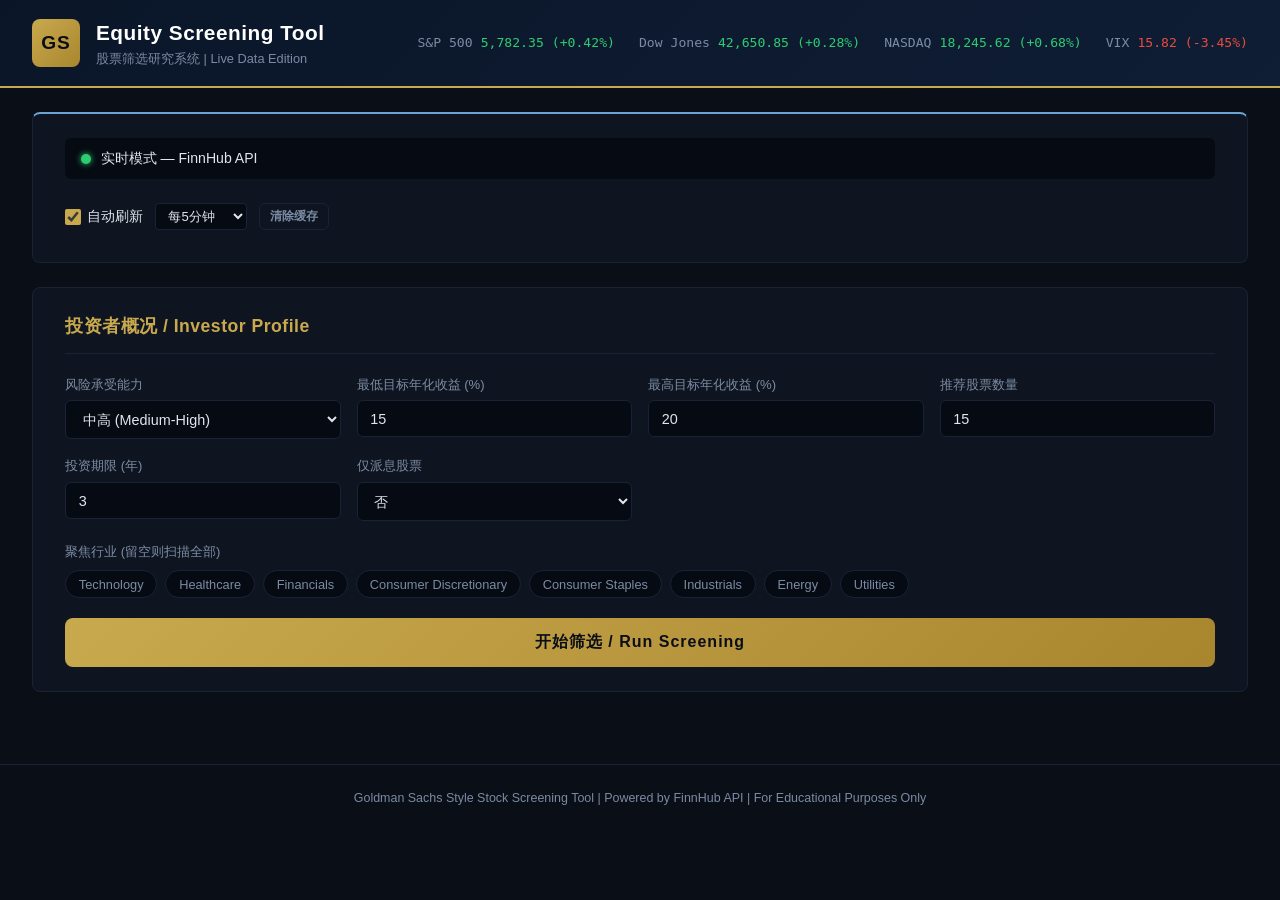
<file: docs/index.html>
<!DOCTYPE html>
<html lang="zh-CN">
<head>
    <meta charset="UTF-8">
    <meta name="viewport" content="width=device-width, initial-scale=1.0">
    <title>Goldman Sachs Style - Stock Screening Tool</title>
    <link rel="stylesheet" href="css/style.css">
</head>
<body>
    <header class="gs-header">
        <div class="header-inner">
            <div class="logo-section">
                <div class="logo-icon">GS</div>
                <div>
                    <h1>Equity Screening Tool</h1>
                    <p class="subtitle">股票筛选研究系统 | Live Data Edition</p>
                </div>
            </div>
            <div class="market-bar" id="marketBar"></div>
        </div>
    </header>
    <main class="container">
        <!-- Data Status Bar -->
        <section class="panel data-source-panel">
            <div class="data-source-status" id="dataSourceStatus">
                <span class="status-dot online"></span>
                <span id="dataStatusText">实时模式 — FinnHub API</span>
                <span class="last-update" id="lastUpdateTime"></span>
            </div>
            <div class="refresh-controls">
                <label class="toggle-label">
                    <input type="checkbox" id="autoRefreshToggle" checked> 自动刷新
                </label>
                <select id="refreshInterval" style="width:auto;padding:4px 8px;font-size:0.82rem;background:var(--gs-darker);border:1px solid var(--gs-panel-border);border-radius:4px;color:var(--gs-text);">
                    <option value="300" selected>每5分钟</option>
                    <option value="600">每10分钟</option>
                    <option value="1800">每30分钟</option>
                </select>
                <button type="button" class="btn-secondary btn-outline btn-sm" id="clearCacheBtn">清除缓存</button>
                <span class="dim" style="font-size:0.78rem;margin-left:0.5rem" id="refreshCountdown"></span>
            </div>
        </section>

        <section class="panel screening-panel">
            <h2 class="panel-title">投资者概况 / Investor Profile</h2>
            <form id="screenForm">
                <div class="form-grid">
                    <div class="form-group">
                        <label>风险承受能力</label>
                        <select id="risk"><option value="low">低 (Low)</option><option value="medium-low">中低 (Medium-Low)</option><option value="medium">中等 (Medium)</option><option value="medium-high" selected>中高 (Medium-High)</option><option value="high">高 (High)</option></select>
                    </div>
                    <div class="form-group"><label>最低目标年化收益 (%)</label><input type="number" id="returnMin" value="15" min="1" max="100"></div>
                    <div class="form-group"><label>最高目标年化收益 (%)</label><input type="number" id="returnMax" value="20" min="1" max="100"></div>
                    <div class="form-group"><label>推荐股票数量</label><input type="number" id="top" value="15" min="1" max="25"></div>
                    <div class="form-group"><label>投资期限 (年)</label><input type="number" id="horizon" value="3" min="1" max="10"></div>
                    <div class="form-group"><label>仅派息股票</label><select id="requireDividend"><option value="false" selected>否</option><option value="true">是</option></select></div>
                </div>
                <div class="form-group sectors-group">
                    <label>聚焦行业 (留空则扫描全部)</label>
                    <div class="sector-tags" id="sectorTags">
                        <button type="button" class="sector-tag" data-sector="Technology">Technology</button>
                        <button type="button" class="sector-tag" data-sector="Healthcare">Healthcare</button>
                        <button type="button" class="sector-tag" data-sector="Financials">Financials</button>
                        <button type="button" class="sector-tag" data-sector="Consumer Discretionary">Consumer Discretionary</button>
                        <button type="button" class="sector-tag" data-sector="Consumer Staples">Consumer Staples</button>
                        <button type="button" class="sector-tag" data-sector="Industrials">Industrials</button>
                        <button type="button" class="sector-tag" data-sector="Energy">Energy</button>
                        <button type="button" class="sector-tag" data-sector="Utilities">Utilities</button>
                    </div>
                </div>
                <button type="submit" class="btn-primary" id="runBtn">
                    <span class="btn-text">开始筛选 / Run Screening</span>
                    <span class="btn-loading" style="display:none;">分析中...</span>
                </button>
            </form>
        </section>
        <section class="panel loading-panel" id="loadingPanel" style="display:none;">
            <div class="loading-content"><div class="spinner"></div><p id="loadingText">正在扫描市场数据...</p><div class="progress-bar"><div class="progress-fill" id="progressFill"></div></div></div>
        </section>
        <div id="resultsSection" style="display:none;">
            <section class="panel report-header-panel">
                <div class="report-badge">CONFIDENTIAL</div>
                <h2>股票筛选研究报告</h2><p class="report-subtitle">EQUITY SCREENING REPORT</p>
                <div class="report-meta" id="reportMeta"></div>
            </section>

            <!-- Multi-Dimensional Score Dashboard -->
            <section class="panel"><h2 class="panel-title">执行摘要 / Executive Summary</h2><div class="summary-cards" id="summaryCards"></div><div class="top3-list" id="top3List"></div></section>

            <!-- Comprehensive Summary Table -->
            <section class="panel"><h2 class="panel-title">综合汇总表 / Screening Summary</h2><div class="table-wrapper"><table class="gs-table" id="summaryTable"><thead><tr><th>#</th><th>代码</th><th>公司名称</th><th>行业</th><th>现价($)</th><th>综合分</th><th>推荐</th><th>风险</th><th>上行%</th><th>护城河</th><th>质量</th><th>技术</th></tr></thead><tbody></tbody></table></div></section>

            <!-- Analysis Tabs -->
            <section class="panel">
                <div class="tabs">
                    <button class="tab active" data-tab="technicalTab">技术分析</button>
                    <button class="tab" data-tab="valuationTab">多维估值</button>
                    <button class="tab" data-tab="qualityTab">质量评分</button>
                    <button class="tab" data-tab="cashflowTab">现金流</button>
                    <button class="tab" data-tab="analystTab">分析师</button>
                    <button class="tab" data-tab="peTab">P/E 估值</button>
                    <button class="tab" data-tab="growthTab">收入增长</button>
                    <button class="tab" data-tab="debtTab">债务健康</button>
                    <button class="tab" data-tab="dividendTab">股息分析</button>
                    <button class="tab" data-tab="moatTab">竞争护城河</button>
                    <button class="tab" data-tab="targetTab">目标价</button>
                    <button class="tab" data-tab="riskTab">风险评级</button>
                    <button class="tab" data-tab="entryTab">入场/止损</button>
                </div>

                <!-- Technical Analysis (NEW) -->
                <div class="tab-content active" id="technicalTab"><div class="table-wrapper"><table class="gs-table" id="technicalTable"><thead><tr><th>代码</th><th>技术评分</th><th>信号</th><th>MA交叉</th><th>价格vs50MA</th><th>价格vs200MA</th><th>52周位置</th><th>波动率</th><th>量比</th></tr></thead><tbody></tbody></table></div></div>

                <!-- Multi-Factor Valuation (NEW) -->
                <div class="tab-content" id="valuationTab"><div class="table-wrapper"><table class="gs-table" id="valuationTable"><thead><tr><th>代码</th><th>估值评分</th><th>估值判断</th><th>P/E</th><th>P/B</th><th>P/S</th><th>PEG</th><th>EV/EBITDA</th><th>公允价值</th><th>偏离%</th></tr></thead><tbody></tbody></table></div></div>

                <!-- Quality Score (NEW) -->
                <div class="tab-content" id="qualityTab"><div class="table-wrapper"><table class="gs-table" id="qualityTable"><thead><tr><th>代码</th><th>质量评分</th><th>评级</th><th>盈利能力</th><th>财务强度</th><th>增长持续</th><th>ROE</th><th>ROA</th><th>ROIC</th></tr></thead><tbody></tbody></table></div></div>

                <!-- Cash Flow (NEW) -->
                <div class="tab-content" id="cashflowTab"><div class="table-wrapper"><table class="gs-table" id="cashflowTable"><thead><tr><th>代码</th><th>现金流评分</th><th>评级</th><th>FCF收益率</th><th>FCF利润率</th><th>FCF 5年CAGR</th><th>每股现金</th><th>每股FCF</th></tr></thead><tbody></tbody></table></div></div>

                <!-- Analyst Consensus (NEW) -->
                <div class="tab-content" id="analystTab"><div class="table-wrapper"><table class="gs-table" id="analystTable"><thead><tr><th>代码</th><th>共识</th><th>评分</th><th>强烈买入</th><th>买入</th><th>持有</th><th>卖出</th><th>强烈卖出</th><th>买入占比</th></tr></thead><tbody></tbody></table></div></div>

                <!-- Original tabs -->
                <div class="tab-content" id="peTab"><div class="table-wrapper"><table class="gs-table" id="peTable"><thead><tr><th>代码</th><th>当前P/E</th><th>远期P/E</th><th>行业均值</th><th>溢价/折价</th><th>估值判断</th></tr></thead><tbody></tbody></table></div></div>
                <div class="tab-content" id="growthTab"><div class="table-wrapper"><table class="gs-table" id="growthTable"><thead><tr><th>代码</th><th>5年CAGR</th><th>EPS增长3Y</th><th>EPS增长5Y</th><th>增长趋势</th><th>近年收入趋势</th></tr></thead><tbody></tbody></table></div></div>
                <div class="tab-content" id="debtTab"><div class="table-wrapper"><table class="gs-table" id="debtTable"><thead><tr><th>代码</th><th>债务/权益比</th><th>健康状态</th><th>健康分数</th><th>流动比率</th><th>速动比率</th><th>利息覆盖</th></tr></thead><tbody></tbody></table></div></div>
                <div class="tab-content" id="dividendTab"><div class="table-wrapper"><table class="gs-table" id="dividendTable"><thead><tr><th>代码</th><th>股息率</th><th>派息比率</th><th>可持续性</th><th>可持续分数</th><th>5年股息增长</th></tr></thead><tbody></tbody></table></div></div>
                <div class="tab-content" id="moatTab"><div class="table-wrapper"><table class="gs-table" id="moatTable"><thead><tr><th>代码</th><th>护城河</th><th>综合分</th><th>品牌</th><th>转换成本</th><th>网络效应</th><th>成本优势</th><th>市场主导</th></tr></thead><tbody></tbody></table></div></div>
                <div class="tab-content" id="targetTab"><div class="table-wrapper"><table class="gs-table" id="targetTable"><thead><tr><th>代码</th><th>现价($)</th><th>看跌目标</th><th>基准目标</th><th>看涨目标</th><th>下行风险</th><th>上行空间</th></tr></thead><tbody></tbody></table></div></div>
                <div class="tab-content" id="riskTab"><div class="table-wrapper"><table class="gs-table" id="riskTable"><thead><tr><th>代码</th><th>风险评分</th><th>风险等级</th><th>Beta</th><th>主要风险因素</th></tr></thead><tbody></tbody></table></div></div>
                <div class="tab-content" id="entryTab"><div class="table-wrapper"><table class="gs-table" id="entryTable"><thead><tr><th>代码</th><th>现价($)</th><th>入场低价</th><th>入场高价</th><th>止损价</th><th>止损幅度</th></tr></thead><tbody></tbody></table></div></div>
            </section>

            <!-- Multi-Dimension Radar Summary -->
            <section class="panel"><h2 class="panel-title">多维评分雷达 / Multi-Dimension Scores</h2><div id="radarSection" class="radar-grid"></div></section>

            <section class="panel" id="stockDetailSection" style="display:none;"><h2 class="panel-title">个股详细分析 / Stock Detail</h2><div id="stockDetail"></div></section>
            <section class="panel"><h2 class="panel-title">行业配置 / Sector Allocation</h2><div id="sectorAllocation" class="sector-alloc"></div></section>
            <section class="panel disclaimer-panel"><h3>免责声明 / Disclaimer</h3><p>本报告仅供参考，不构成任何投资建议。所有数据来源于公开市场信息，分析结果基于量化模型，可能存在偏差。投资者应根据自身情况做出独立判断，并承担相应投资风险。过往表现不代表未来收益。</p><p>This report is for informational purposes only and does not constitute investment advice. Past performance is not indicative of future results.</p></section>
        </div>
    </main>
    <footer class="gs-footer"><p>Goldman Sachs Style Stock Screening Tool | Powered by FinnHub API | For Educational Purposes Only</p></footer>
    <script src="js/data.js?v=3"></script>
    <script src="js/live_data.js?v=3"></script>
    <script src="js/analyzer.js?v=3"></script>
    <script src="js/app.js?v=3"></script>
</body>
</html>
</file>
<file: docs/css/style.css>
/* Goldman Sachs Style - Professional Dark Theme */
:root {
    --gs-blue: #6ba3d6;
    --gs-gold: #c9a94e;
    --gs-dark: #0a0e17;
    --gs-darker: #060a12;
    --gs-panel: #0f1520;
    --gs-panel-border: #1a2235;
    --gs-text: #e0e6ed;
    --gs-text-dim: #7a8ba3;
    --gs-green: #2ecc71;
    --gs-red: #e74c3c;
    --gs-yellow: #f1c40f;
    --gs-orange: #e67e22;
    --font: 'Segoe UI', -apple-system, BlinkMacSystemFont, sans-serif;
    --font-mono: 'SF Mono', 'Fira Code', 'Consolas', monospace;
}

* { margin: 0; padding: 0; box-sizing: border-box; }

body {
    font-family: var(--font);
    background: var(--gs-dark);
    color: var(--gs-text);
    line-height: 1.6;
    min-height: 100vh;
}

/* Header */
.gs-header {
    background: linear-gradient(135deg, #0a1628 0%, #0f1d35 100%);
    border-bottom: 2px solid var(--gs-gold);
    padding: 0 2rem;
    position: sticky;
    top: 0;
    z-index: 100;
}
.header-inner {
    max-width: 1400px;
    margin: 0 auto;
    display: flex;
    justify-content: space-between;
    align-items: center;
    padding: 1rem 0;
}
.logo-section { display: flex; align-items: center; gap: 1rem; }
.logo-icon {
    width: 48px; height: 48px;
    background: linear-gradient(135deg, var(--gs-gold), #a8862e);
    border-radius: 8px;
    display: flex; align-items: center; justify-content: center;
    font-weight: 800; font-size: 1.2rem; color: #0a0e17;
    letter-spacing: 1px;
}
.gs-header h1 { font-size: 1.3rem; color: #fff; font-weight: 600; letter-spacing: 0.5px; }
.subtitle { font-size: 0.8rem; color: var(--gs-text-dim); }
.market-bar { display: flex; gap: 1.5rem; font-size: 0.82rem; font-family: var(--font-mono); }
.market-item { display: flex; gap: 0.5rem; align-items: center; }
.market-item .name { color: var(--gs-text-dim); }
.market-item .positive { color: var(--gs-green); }
.market-item .negative { color: var(--gs-red); }

/* Container */
.container { max-width: 1400px; margin: 0 auto; padding: 1.5rem 2rem 3rem; }

/* Panels */
.panel {
    background: var(--gs-panel);
    border: 1px solid var(--gs-panel-border);
    border-radius: 8px;
    padding: 1.5rem 2rem;
    margin-bottom: 1.5rem;
}
.panel-title {
    font-size: 1.1rem; font-weight: 600; color: var(--gs-gold);
    border-bottom: 1px solid var(--gs-panel-border);
    padding-bottom: 0.75rem; margin-bottom: 1.25rem;
    letter-spacing: 0.5px;
}

/* Form */
.form-grid {
    display: grid;
    grid-template-columns: repeat(auto-fill, minmax(220px, 1fr));
    gap: 1rem;
    margin-bottom: 1.25rem;
}
.form-group label {
    display: block; font-size: 0.82rem; color: var(--gs-text-dim);
    margin-bottom: 0.35rem; font-weight: 500;
}
.form-group select, .form-group input {
    width: 100%; padding: 0.6rem 0.8rem;
    background: var(--gs-darker); border: 1px solid var(--gs-panel-border);
    border-radius: 6px; color: var(--gs-text); font-size: 0.9rem;
    font-family: var(--font);
    transition: border-color 0.2s;
}
.form-group select:focus, .form-group input:focus {
    outline: none; border-color: var(--gs-blue);
}
.sectors-group { margin-bottom: 1.25rem; }
.sector-tags { display: flex; flex-wrap: wrap; gap: 0.5rem; margin-top: 0.5rem; }
.sector-tag {
    padding: 0.35rem 0.8rem; border-radius: 20px;
    background: var(--gs-darker); border: 1px solid var(--gs-panel-border);
    color: var(--gs-text-dim); cursor: pointer; font-size: 0.8rem;
    transition: all 0.2s; font-family: var(--font);
}
.sector-tag:hover { border-color: var(--gs-blue); color: var(--gs-blue); }
.sector-tag.active {
    background: rgba(107, 163, 214, 0.15); border-color: var(--gs-blue);
    color: var(--gs-blue); font-weight: 600;
}

/* Button */
.btn-primary {
    display: block; width: 100%; padding: 0.85rem;
    background: linear-gradient(135deg, var(--gs-gold), #a8862e);
    border: none; border-radius: 8px; color: #0a0e17;
    font-size: 1rem; font-weight: 700; cursor: pointer;
    letter-spacing: 1px; transition: all 0.3s;
    font-family: var(--font);
}
.btn-primary:hover { transform: translateY(-1px); box-shadow: 0 4px 20px rgba(201,169,78,0.3); }
.btn-primary:disabled { opacity: 0.6; cursor: not-allowed; transform: none; }

/* Loading */
.loading-panel { text-align: center; padding: 3rem; }
.spinner {
    width: 48px; height: 48px; margin: 0 auto 1.5rem;
    border: 3px solid var(--gs-panel-border); border-top-color: var(--gs-gold);
    border-radius: 50%; animation: spin 1s linear infinite;
}
@keyframes spin { to { transform: rotate(360deg); } }
.progress-bar {
    width: 300px; height: 4px; background: var(--gs-darker);
    border-radius: 4px; margin: 1rem auto 0; overflow: hidden;
}
.progress-fill {
    height: 100%; background: var(--gs-gold); border-radius: 4px;
    width: 0%; transition: width 0.5s;
}

/* Report Header */
.report-header-panel { text-align: center; position: relative; padding: 2rem; }
.report-badge {
    position: absolute; top: 1rem; right: 1.5rem;
    background: rgba(231, 76, 60, 0.15); color: var(--gs-red);
    padding: 0.25rem 0.75rem; border-radius: 4px; font-size: 0.72rem;
    font-weight: 700; letter-spacing: 1.5px; border: 1px solid rgba(231,76,60,0.3);
}
.report-header-panel h2 { font-size: 1.5rem; color: #fff; margin-bottom: 0.25rem; }
.report-subtitle { color: var(--gs-text-dim); font-size: 0.9rem; margin-bottom: 1.25rem; }
.report-meta {
    display: flex; justify-content: center; gap: 2rem; flex-wrap: wrap;
    font-size: 0.85rem; color: var(--gs-text-dim);
}
.report-meta span { display: flex; align-items: center; gap: 0.4rem; }
.report-meta .label { color: var(--gs-text-dim); }
.report-meta .value { color: var(--gs-text); font-weight: 600; }

/* Summary Cards */
.summary-cards {
    display: grid; grid-template-columns: repeat(auto-fit, minmax(180px, 1fr));
    gap: 1rem; margin-bottom: 1.5rem;
}
.summary-card {
    background: var(--gs-darker); border: 1px solid var(--gs-panel-border);
    border-radius: 8px; padding: 1.2rem; text-align: center;
}
.summary-card .card-value {
    font-size: 1.8rem; font-weight: 700; font-family: var(--font-mono);
    margin-bottom: 0.25rem;
}
.summary-card .card-label { font-size: 0.78rem; color: var(--gs-text-dim); }
.card-value.score { color: var(--gs-blue); }
.card-value.risk { color: var(--gs-yellow); }
.card-value.upside { color: var(--gs-green); }
.card-value.count { color: var(--gs-gold); }

.top3-list { margin-top: 1rem; }
.top3-item {
    display: flex; align-items: center; gap: 1rem;
    padding: 0.75rem 1rem; background: var(--gs-darker);
    border-radius: 6px; margin-bottom: 0.5rem;
    border-left: 3px solid var(--gs-gold);
}
.top3-rank {
    font-size: 1.4rem; font-weight: 800; color: var(--gs-gold);
    width: 2rem; text-align: center;
}
.top3-ticker { font-weight: 700; color: var(--gs-blue); font-family: var(--font-mono); min-width: 60px; }
.top3-name { color: var(--gs-text-dim); flex: 1; }
.top3-score { font-weight: 700; font-family: var(--font-mono); }
.top3-rec {
    padding: 0.2rem 0.6rem; border-radius: 4px; font-size: 0.78rem; font-weight: 600;
}
.rec-strong { background: rgba(46,204,113,0.15); color: var(--gs-green); }
.rec-buy { background: rgba(107,163,214,0.15); color: var(--gs-blue); }
.rec-hold { background: rgba(241,196,15,0.15); color: var(--gs-yellow); }
.rec-caution { background: rgba(230,126,34,0.15); color: var(--gs-orange); }
.rec-sell { background: rgba(231,76,60,0.15); color: var(--gs-red); }

/* Tables */
.table-wrapper { overflow-x: auto; }
.gs-table {
    width: 100%; border-collapse: collapse; font-size: 0.85rem;
    font-family: var(--font-mono);
}
.gs-table th {
    background: var(--gs-darker); color: var(--gs-gold);
    padding: 0.7rem 0.8rem; text-align: left; font-weight: 600;
    font-size: 0.78rem; letter-spacing: 0.5px;
    border-bottom: 2px solid var(--gs-panel-border);
    white-space: nowrap;
}
.gs-table td {
    padding: 0.6rem 0.8rem; border-bottom: 1px solid var(--gs-panel-border);
    white-space: nowrap;
}
.gs-table tbody tr { transition: background 0.15s; cursor: pointer; }
.gs-table tbody tr:hover { background: rgba(107,163,214,0.08); }
.positive { color: var(--gs-green); }
.negative { color: var(--gs-red); }
.neutral { color: var(--gs-yellow); }
.dim { color: var(--gs-text-dim); }

/* Score bar */
.score-bar {
    display: inline-flex; align-items: center; gap: 0.5rem;
}
.score-bar-bg {
    width: 60px; height: 6px; background: var(--gs-darker);
    border-radius: 3px; overflow: hidden; display: inline-block;
}
.score-bar-fill { height: 100%; border-radius: 3px; transition: width 0.5s; }

/* Moat badge */
.moat-badge {
    padding: 0.15rem 0.5rem; border-radius: 4px; font-size: 0.78rem; font-weight: 600;
}
.moat-strong { background: rgba(46,204,113,0.15); color: var(--gs-green); }
.moat-moderate { background: rgba(241,196,15,0.15); color: var(--gs-yellow); }
.moat-weak { background: rgba(231,76,60,0.15); color: var(--gs-red); }

/* Tabs */
.tabs {
    display: flex; flex-wrap: wrap; gap: 0.25rem;
    border-bottom: 2px solid var(--gs-panel-border);
    margin-bottom: 1.25rem;
}
.tab {
    padding: 0.6rem 1rem; background: none; border: none;
    color: var(--gs-text-dim); cursor: pointer; font-size: 0.82rem;
    font-weight: 500; border-bottom: 2px solid transparent;
    margin-bottom: -2px; transition: all 0.2s;
    font-family: var(--font);
}
.tab:hover { color: var(--gs-text); }
.tab.active { color: var(--gs-gold); border-bottom-color: var(--gs-gold); font-weight: 600; }
.tab-content { display: none; }
.tab-content.active { display: block; }

/* Sector Allocation */
.sector-alloc { display: grid; gap: 0.6rem; }
.alloc-row {
    display: flex; align-items: center; gap: 1rem;
    padding: 0.4rem 0;
}
.alloc-label { min-width: 180px; font-size: 0.85rem; }
.alloc-bar-bg {
    flex: 1; height: 22px; background: var(--gs-darker);
    border-radius: 4px; overflow: hidden; position: relative;
}
.alloc-bar-fill {
    height: 100%; border-radius: 4px;
    background: linear-gradient(90deg, var(--gs-blue), rgba(107,163,214,0.5));
    transition: width 0.8s ease;
}
.alloc-pct {
    min-width: 50px; text-align: right; font-family: var(--font-mono);
    font-size: 0.85rem; color: var(--gs-text-dim);
}

/* Stock detail */
.detail-grid {
    display: grid; grid-template-columns: repeat(auto-fit, minmax(300px, 1fr));
    gap: 1.25rem;
}
.detail-section {
    background: var(--gs-darker); border-radius: 8px; padding: 1.25rem;
    border: 1px solid var(--gs-panel-border);
}
.detail-section h4 {
    color: var(--gs-gold); font-size: 0.9rem; margin-bottom: 0.75rem;
    border-bottom: 1px solid var(--gs-panel-border); padding-bottom: 0.5rem;
}
.detail-row {
    display: flex; justify-content: space-between;
    padding: 0.3rem 0; font-size: 0.85rem;
}
.detail-row .label { color: var(--gs-text-dim); }
.detail-row .value { font-weight: 600; font-family: var(--font-mono); }
.detail-close {
    float: right; background: none; border: 1px solid var(--gs-panel-border);
    color: var(--gs-text-dim); padding: 0.3rem 0.8rem; border-radius: 4px;
    cursor: pointer; font-family: var(--font); transition: all 0.2s;
}
.detail-close:hover { border-color: var(--gs-red); color: var(--gs-red); }

/* Disclaimer */
.disclaimer-panel {
    font-size: 0.8rem; color: var(--gs-text-dim); line-height: 1.8;
    border-top: 2px solid var(--gs-gold);
}
.disclaimer-panel h3 { color: var(--gs-text-dim); font-size: 0.85rem; margin-bottom: 0.75rem; }

/* Footer */
.gs-footer {
    text-align: center; padding: 1.5rem; color: var(--gs-text-dim);
    font-size: 0.78rem; border-top: 1px solid var(--gs-panel-border);
}

/* Responsive */
@media (max-width: 768px) {
    .container { padding: 1rem; }
    .header-inner { flex-direction: column; gap: 0.75rem; }
    .market-bar { flex-wrap: wrap; justify-content: center; }
    .form-grid { grid-template-columns: 1fr 1fr; }
    .report-meta { flex-direction: column; gap: 0.5rem; }
    .tabs { overflow-x: auto; flex-wrap: nowrap; }
    .tab { white-space: nowrap; }
}

@media (max-width: 480px) {
    .form-grid { grid-template-columns: 1fr; }
}

/* Data Source Panel */
.data-source-panel { border-top: 2px solid var(--gs-blue); }
.data-source-status {
    display: flex; align-items: center; gap: 0.6rem;
    padding: 0.6rem 1rem; background: var(--gs-darker);
    border-radius: 6px; margin-bottom: 1rem; font-size: 0.88rem;
}
.status-dot {
    width: 10px; height: 10px; border-radius: 50%;
    display: inline-block; flex-shrink: 0;
}
.status-dot.online { background: var(--gs-green); box-shadow: 0 0 6px var(--gs-green); }
.status-dot.offline { background: var(--gs-yellow); box-shadow: 0 0 6px var(--gs-yellow); }
.status-dot.error { background: var(--gs-red); box-shadow: 0 0 6px var(--gs-red); }
.status-dot.loading { background: var(--gs-blue); animation: pulse 1s infinite; }
@keyframes pulse { 0%,100% { opacity:1; } 50% { opacity:0.4; } }
.last-update { margin-left: auto; font-size: 0.78rem; color: var(--gs-text-dim); font-family: var(--font-mono); }

.api-key-section { margin-bottom: 1rem; }
.btn-secondary {
    padding: 0.6rem 1.2rem; background: var(--gs-blue);
    border: none; border-radius: 6px; color: #fff;
    font-size: 0.85rem; font-weight: 600; cursor: pointer;
    font-family: var(--font); transition: all 0.2s;
}
.btn-secondary:hover { background: #5a92c5; }
.btn-secondary.btn-outline {
    background: transparent; border: 1px solid var(--gs-panel-border);
    color: var(--gs-text-dim);
}
.btn-secondary.btn-outline:hover { border-color: var(--gs-red); color: var(--gs-red); }

.key-validation {
    margin-top: 0.5rem; font-size: 0.82rem; min-height: 1.2em;
}
.key-validation.valid { color: var(--gs-green); }
.key-validation.invalid { color: var(--gs-red); }
.key-validation.checking { color: var(--gs-blue); }

.refresh-controls {
    display: flex; align-items: center; gap: 0.75rem;
    padding: 0.5rem 0; font-size: 0.85rem;
}
.toggle-label {
    display: flex; align-items: center; gap: 0.4rem;
    cursor: pointer; user-select: none;
}
.toggle-label input[type="checkbox"] {
    accent-color: var(--gs-gold); width: 16px; height: 16px; cursor: pointer;
}

/* Live data badge on table rows */
.live-badge {
    display: inline-block; font-size: 0.65rem; padding: 1px 5px;
    border-radius: 3px; font-weight: 700; letter-spacing: 0.5px;
    vertical-align: middle; margin-left: 4px;
}
.live-badge.live { background: rgba(46,204,113,0.15); color: var(--gs-green); }
.live-badge.cached { background: rgba(107,163,214,0.15); color: var(--gs-blue); }
.live-badge.sample { background: rgba(241,196,15,0.15); color: var(--gs-yellow); }

/* Radar / Multi-Dimension Score Cards */
.radar-grid {
    display: grid; grid-template-columns: repeat(auto-fill, minmax(280px, 1fr));
    gap: 1rem;
}
.radar-card {
    background: var(--gs-darker); border: 1px solid var(--gs-panel-border);
    border-radius: 6px; padding: 1rem;
}
.radar-header {
    display: flex; justify-content: space-between; align-items: center;
    margin-bottom: 0.75rem; padding-bottom: 0.5rem; border-bottom: 1px solid var(--gs-panel-border);
}
.radar-ticker { font-size: 1.1rem; font-weight: 800; color: var(--gs-blue); }
.radar-rec { font-size: 0.75rem; padding: 2px 8px; border-radius: 3px; font-weight: 600; }
.radar-bar-row {
    display: flex; align-items: center; gap: 0.5rem; margin-bottom: 0.35rem;
    font-size: 0.8rem;
}
.radar-dim { width: 48px; color: var(--gs-text-dim); text-align: right; flex-shrink: 0; }
.radar-bar-bg {
    flex: 1; height: 10px; background: rgba(255,255,255,0.06);
    border-radius: 5px; overflow: hidden;
}
.radar-bar-fill { height: 100%; border-radius: 5px; transition: width 0.5s ease; }
.radar-val { width: 28px; text-align: right; font-family: var(--font-mono); font-size: 0.75rem; }

/* Small button variant */
.btn-sm { padding: 4px 10px !important; font-size: 0.78rem !important; }
</file>
